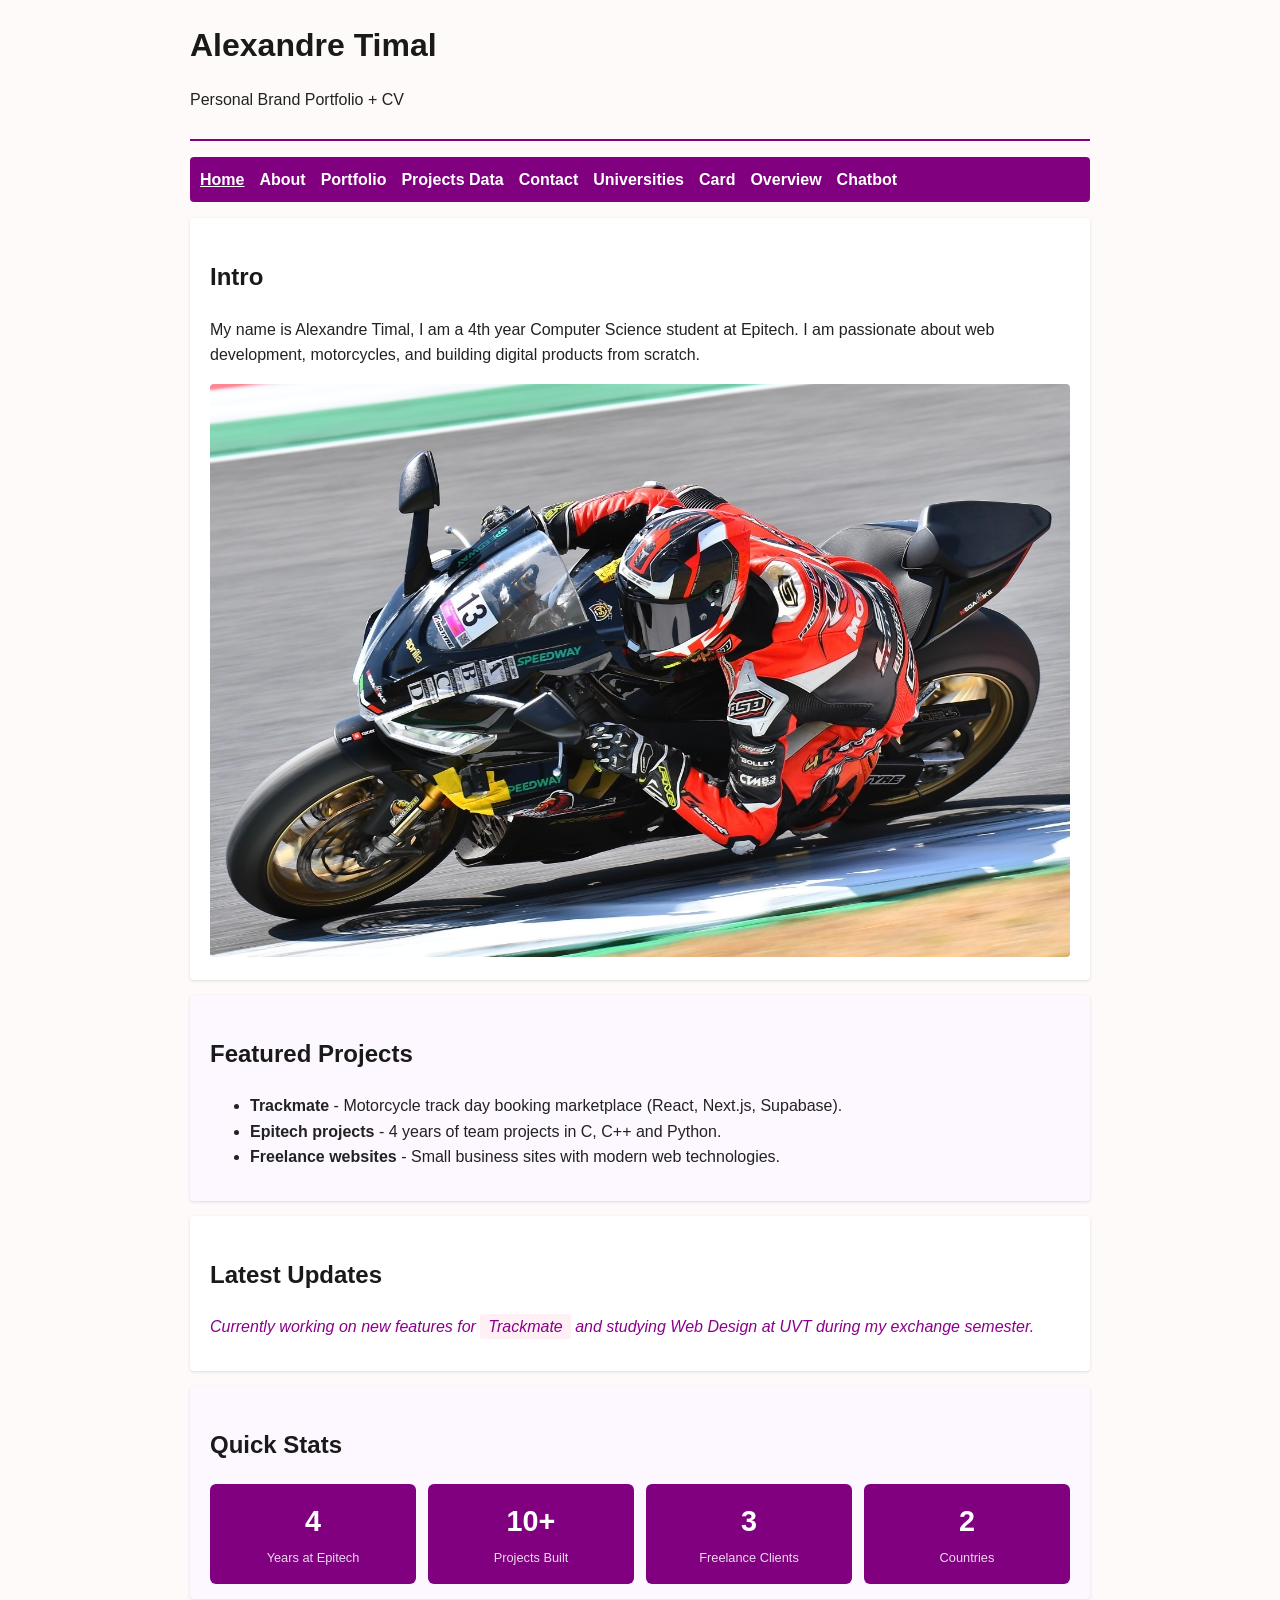
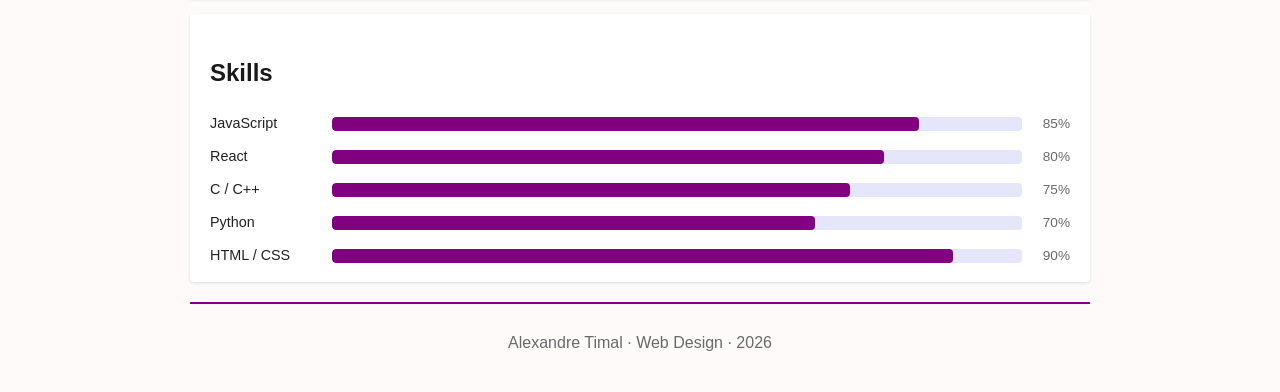
<file: index.html>
<!DOCTYPE html>
<html lang="en">
<head>
  <meta charset="UTF-8">
  <meta name="viewport" content="width=device-width, initial-scale=1">
  <title>Home - Alexandre Timal Portfolio</title>
  <link rel="stylesheet" href="styles.css">
  <link rel="stylesheet" href="portfolio.css">
  <style>
    .highlight {
      background: lavenderblush;
      padding: 4px 8px;
      border-radius: 3px;
    }

    .skills-grid {
      display: flex;
      flex-direction: column;
      gap: 10px;
    }

    .skill-row {
      display: flex;
      align-items: center;
      gap: 12px;
    }

    .skill-name {
      width: 110px;
      font-size: 0.9rem;
      flex-shrink: 0;
    }

    .skill-track {
      flex: 1;
      background: lavender;
      border-radius: 4px;
      height: 14px;
      overflow: hidden;
    }

    .skill-fill {
      height: 100%;
      background: purple;
      border-radius: 4px;
      width: 0;
      transition: width 1s ease;
    }

    .skill-pct {
      width: 36px;
      font-size: 0.85rem;
      color: dimgray;
      text-align: right;
      flex-shrink: 0;
    }

    .stat-cards {
      display: flex;
      gap: 12px;
      flex-wrap: wrap;
      margin-top: 10px;
    }

    .stat-card {
      background: purple;
      color: white;
      border-radius: 6px;
      padding: 14px 20px;
      text-align: center;
      flex: 1;
      min-width: 80px;
    }

    .stat-card .num {
      font-size: 1.8rem;
      font-weight: bold;
      display: block;
    }

    .stat-card .lbl {
      font-size: 0.8rem;
      opacity: 0.85;
    }
  </style>
</head>
<body>
  <a href="#main-content" class="skip-link">Skip to main content</a>

  <header>
    <h1>Alexandre Timal</h1>
    <p>Personal Brand Portfolio + CV</p>
  </header>

  <nav id="main-nav"></nav>
  <script src="nav.js"></script>

  <main id="main-content">
    <section>
      <h2>Intro</h2>
      <p>My name is Alexandre Timal, I am a 4th year Computer Science student at Epitech. I am passionate about web development, motorcycles, and building digital products from scratch.</p>
      <img src="images/banner.jpeg" alt="Pilot on motorcycle">
    </section>

    <section>
      <h2>Featured Projects</h2>
      <ul>
        <li><strong>Trackmate</strong> - Motorcycle track day booking marketplace (React, Next.js, Supabase).</li>
        <li><strong>Epitech projects</strong> - 4 years of team projects in C, C++ and Python.</li>
        <li><strong>Freelance websites</strong> - Small business sites with modern web technologies.</li>
      </ul>
    </section>

    <section>
      <h2>Latest Updates</h2>
      <p style="font-style: italic; color: darkmagenta;">Currently working on new features for <span class="highlight">Trackmate</span> and studying Web Design at UVT during my exchange semester.</p>
    </section>

    <section>
      <h2>Quick Stats</h2>
      <div class="stat-cards">
        <div class="stat-card">
          <span class="num">4</span>
          <span class="lbl">Years at Epitech</span>
        </div>
        <div class="stat-card">
          <span class="num">10+</span>
          <span class="lbl">Projects Built</span>
        </div>
        <div class="stat-card">
          <span class="num">3</span>
          <span class="lbl">Freelance Clients</span>
        </div>
        <div class="stat-card">
          <span class="num">2</span>
          <span class="lbl">Countries</span>
        </div>
      </div>
    </section>

    <section>
      <h2>Skills</h2>
      <div class="skills-grid" id="skills-grid">
        <div class="skill-row">
          <span class="skill-name">JavaScript</span>
          <div class="skill-track"><div class="skill-fill" data-pct="85"></div></div>
          <span class="skill-pct">85%</span>
        </div>
        <div class="skill-row">
          <span class="skill-name">React</span>
          <div class="skill-track"><div class="skill-fill" data-pct="80"></div></div>
          <span class="skill-pct">80%</span>
        </div>
        <div class="skill-row">
          <span class="skill-name">C / C++</span>
          <div class="skill-track"><div class="skill-fill" data-pct="75"></div></div>
          <span class="skill-pct">75%</span>
        </div>
        <div class="skill-row">
          <span class="skill-name">Python</span>
          <div class="skill-track"><div class="skill-fill" data-pct="70"></div></div>
          <span class="skill-pct">70%</span>
        </div>
        <div class="skill-row">
          <span class="skill-name">HTML / CSS</span>
          <div class="skill-track"><div class="skill-fill" data-pct="90"></div></div>
          <span class="skill-pct">90%</span>
        </div>
      </div>
    </section>
  </main>

  <script>
    window.addEventListener('load', function () {
      var fills = document.querySelectorAll('.skill-fill');
      fills.forEach(function (el) {
        el.style.width = el.getAttribute('data-pct') + '%';
      });
    });
  </script>

  <footer>
    <p>Alexandre Timal &middot; Web Design &middot; 2026</p>
  </footer>
</body>
</html>
</file>
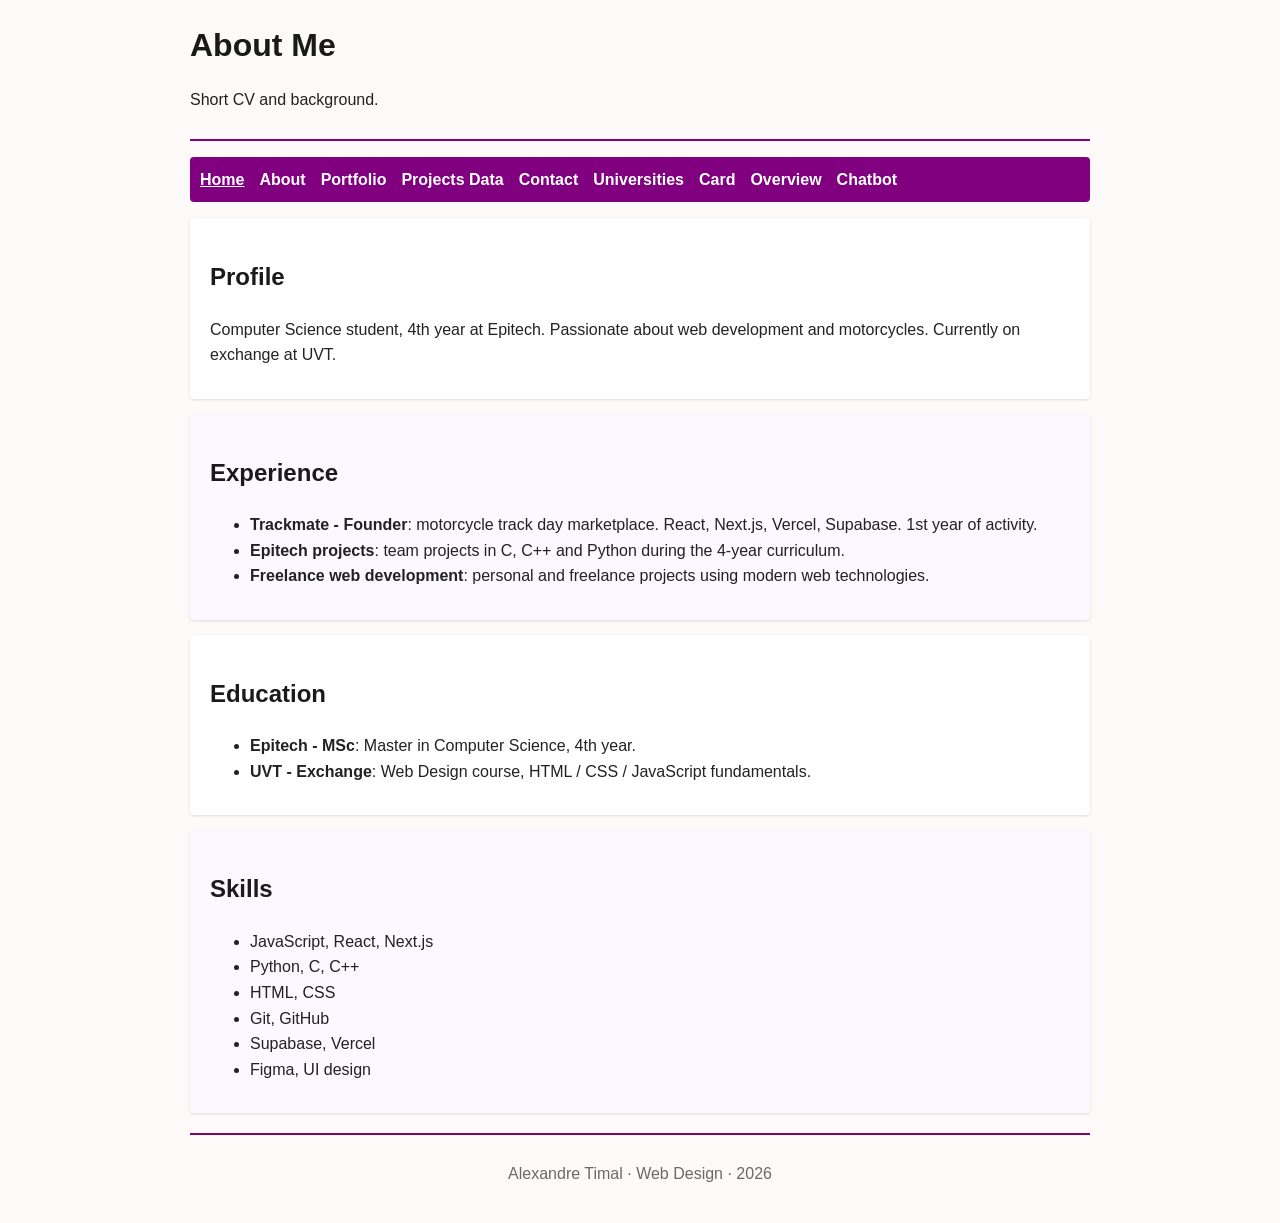
<file: about.html>
<!DOCTYPE html>
<html lang="en">
<head>
  <meta charset="UTF-8">
  <meta name="viewport" content="width=device-width, initial-scale=1">
  <title>About - Alexandre Timal</title>
  <link rel="stylesheet" href="styles.css">
</head>
<body>
  <a href="#main-content" class="skip-link">Skip to main content</a>

  <header>
    <h1>About Me</h1>
    <p>Short CV and background.</p>
  </header>

  <nav id="main-nav"></nav>
  <script src="nav.js"></script>

  <main id="main-content">
    <section>
      <h2>Profile</h2>
      <p>Computer Science student, 4th year at Epitech. Passionate about web development and motorcycles. Currently on exchange at UVT.</p>
    </section>

    <section>
      <h2>Experience</h2>
      <ul>
        <li><strong>Trackmate - Founder</strong>: motorcycle track day marketplace. React, Next.js, Vercel, Supabase. 1st year of activity.</li>
        <li><strong>Epitech projects</strong>: team projects in C, C++ and Python during the 4-year curriculum.</li>
        <li><strong>Freelance web development</strong>: personal and freelance projects using modern web technologies.</li>
      </ul>
    </section>

    <section>
      <h2>Education</h2>
      <ul>
        <li><strong>Epitech - MSc</strong>: Master in Computer Science, 4th year.</li>
        <li><strong>UVT - Exchange</strong>: Web Design course, HTML / CSS / JavaScript fundamentals.</li>
      </ul>
    </section>

    <section>
      <h2>Skills</h2>
      <ul>
        <li>JavaScript, React, Next.js</li>
        <li>Python, C, C++</li>
        <li>HTML, CSS</li>
        <li>Git, GitHub</li>
        <li>Supabase, Vercel</li>
        <li>Figma, UI design</li>
      </ul>
    </section>
  </main>

  <footer>
    <p>Alexandre Timal &middot; Web Design &middot; 2026</p>
  </footer>
</body>
</html>
</file>
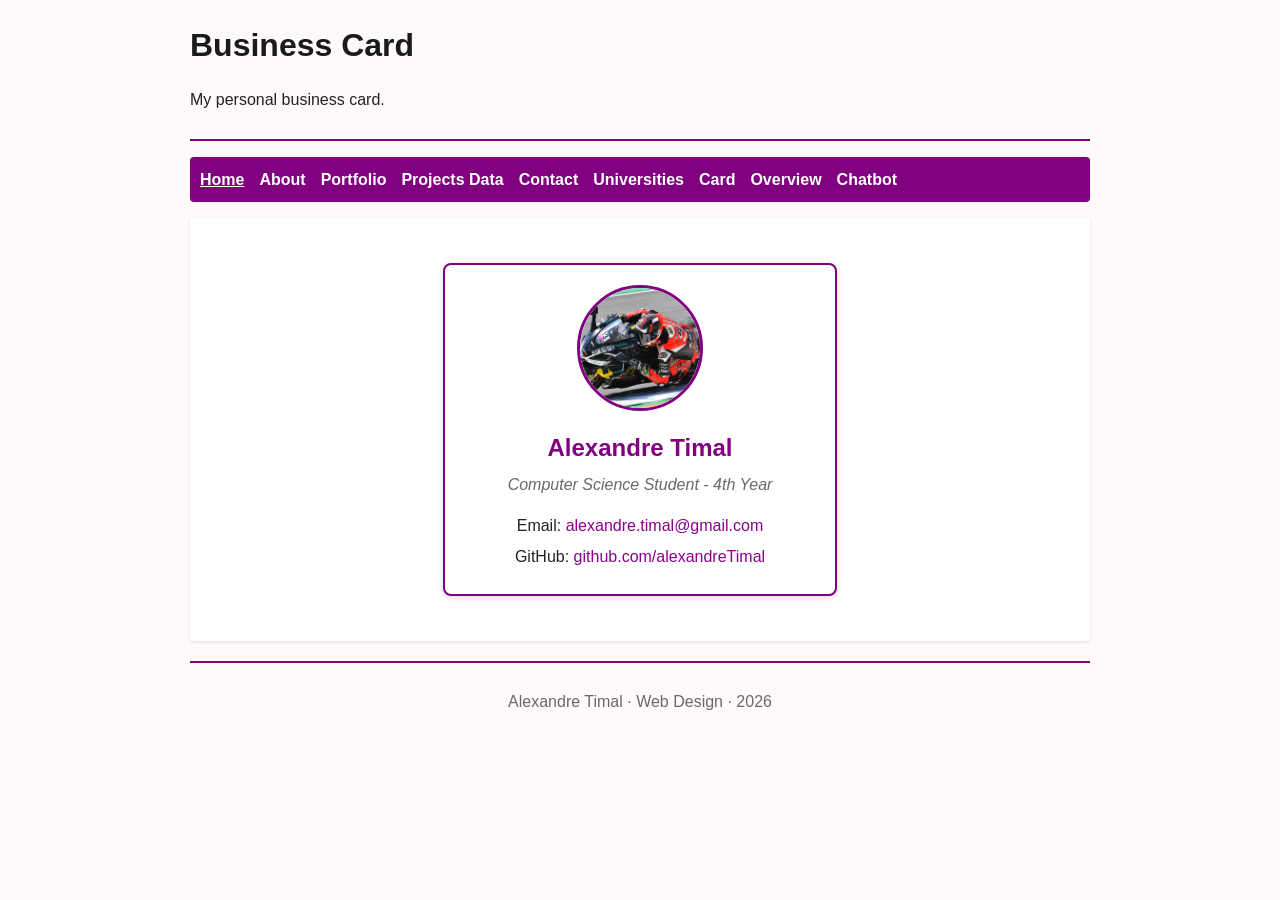
<file: card.html>
<!DOCTYPE html>
<html lang="en">
<head>
  <meta charset="UTF-8">
  <meta name="viewport" content="width=device-width, initial-scale=1">
  <title>Business Card - Alexandre Timal</title>
  <link rel="stylesheet" href="styles.css">
  <link rel="stylesheet" href="card.css">
</head>
<body>
  <a href="#main-content" class="skip-link">Skip to main content</a>

  <header>
    <h1>Business Card</h1>
    <p>My personal business card.</p>
  </header>

  <nav id="main-nav"></nav>
  <script src="nav.js"></script>

  <main id="main-content">
    <section>
      <div id="business-card" class="card">
        <img class="card-photo" src="images/banner.jpeg" alt="Profile photo">
        <h2 class="card-name">Alexandre Timal</h2>
        <p class="card-role">Computer Science Student - 4th Year</p>
        <p class="card-link">
          Email: <a href="mailto:alexandre.timal@gmail.com">alexandre.timal@gmail.com</a>
        </p>
        <p class="card-link">
          GitHub: <a href="https://github.com/alexandreTimal" target="_blank">github.com/alexandreTimal</a>
        </p>
      </div>
    </section>
  </main>

  <footer>
    <p>Alexandre Timal &middot; Web Design &middot; 2026</p>
  </footer>
</body>
</html>
</file>
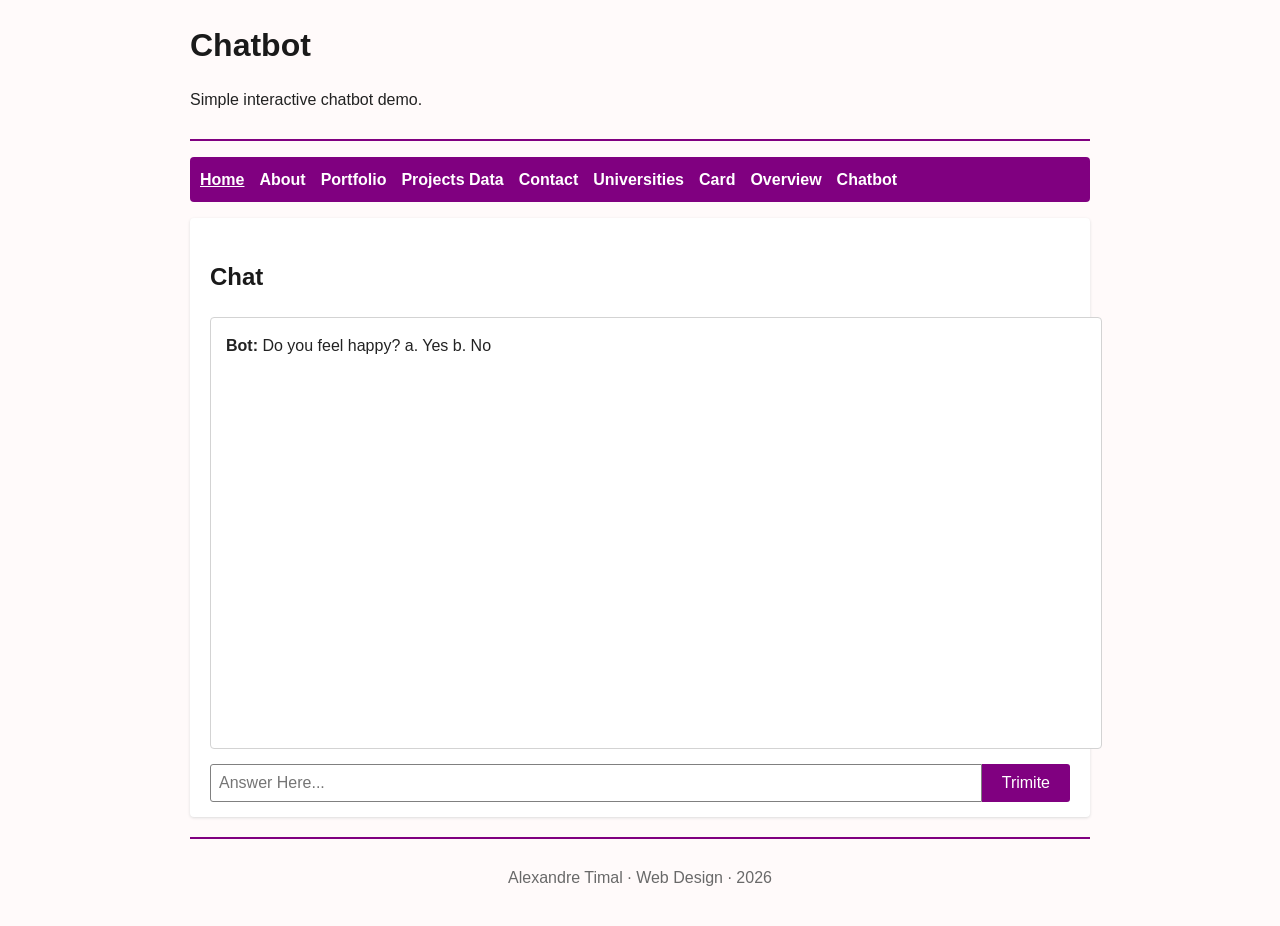
<file: chatbot.html>
<!DOCTYPE html>
<html lang="en">
<head>
  <meta charset="UTF-8">
  <meta name="viewport" content="width=device-width, initial-scale=1">
  <title>Chatbot - Alexandre Timal</title>
  <link rel="stylesheet" href="styles.css">
  <link rel="stylesheet" href="chatbot.css">
</head>
<body>
  <a href="#main-content" class="skip-link">Skip to main content</a>

  <header>
    <h1>Chatbot</h1>
    <p>Simple interactive chatbot demo.</p>
  </header>

  <nav id="main-nav"></nav>
  <script src="nav.js"></script>

  <main id="main-content">
    <section>
      <h2>Chat</h2>
      <div class="chat-container" id="chat-container"></div>
      <form id="chat-form">
        <input type="text" id="user-input" placeholder="Answer Here...">
        <button type="submit">Trimite</button>
      </form>
    </section>
  </main>

  <footer>
    <p>Alexandre Timal &middot; Web Design &middot; 2026</p>
  </footer>

  <script src="chatbot.js"></script>
</body>
</html>
</file>
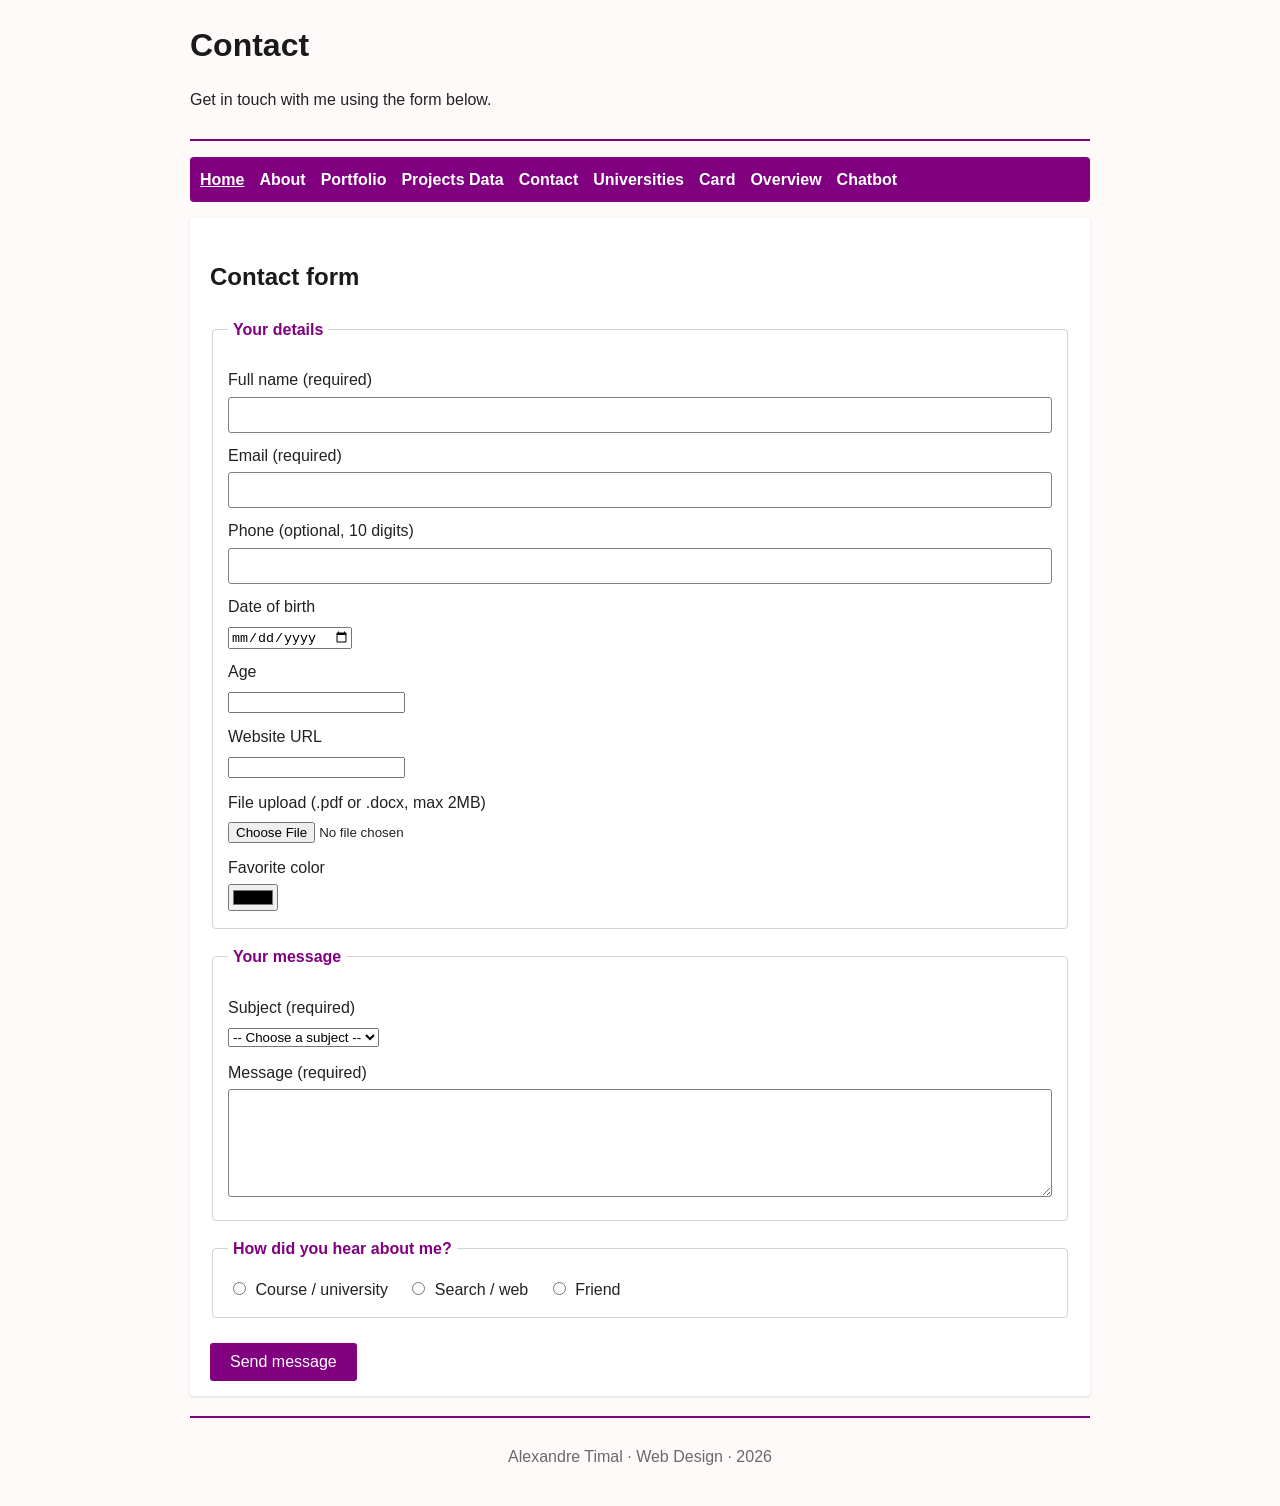
<file: contact.html>
<!DOCTYPE html>
<html lang="en">
<head>
  <meta charset="UTF-8">
  <meta name="viewport" content="width=device-width, initial-scale=1">
  <title>Contact - Alexandre Timal</title>
  <link rel="stylesheet" href="styles.css">
</head>
<body>
  <a href="#main-content" class="skip-link">Skip to main content</a>

  <header>
    <h1>Contact</h1>
    <p>Get in touch with me using the form below.</p>
  </header>

  <nav id="main-nav"></nav>
  <script src="nav.js"></script>

  <main id="main-content">
    <section>
      <h2>Contact form</h2>
      <form id="contactForm" method="post" action="#" aria-label="Contact form">
        <fieldset>
          <legend>Your details</legend>

          <label for="fullname">Full name (required)</label>
          <input type="text" id="fullname" name="fullname">

          <label for="email">Email (required)</label>
          <input type="email" id="email" name="email">

          <label for="phone">Phone (optional, 10 digits)</label>
          <input type="text" id="phone" name="phone">

          <label for="dob">Date of birth</label>
          <input type="date" id="dob" name="dob">

          <label for="age">Age</label>
          <input type="number" id="age" name="age">

          <label for="website">Website URL</label>
          <input type="url" id="website" name="website">

          <label for="fileUpload">File upload (.pdf or .docx, max 2MB)</label>
          <input type="file" id="fileUpload" name="fileUpload">

          <label for="favColor">Favorite color</label>
          <input type="color" id="favColor" name="favColor">
        </fieldset>

        <fieldset>
          <legend>Your message</legend>

          <label for="subject">Subject (required)</label>
          <select id="subject" name="subject">
            <option value="">-- Choose a subject --</option>
            <option value="general">General question</option>
            <option value="project">Project collaboration</option>
            <option value="other">Other</option>
          </select>

          <label for="message">Message (required)</label>
          <textarea id="message" name="message" rows="5"></textarea>
        </fieldset>

        <fieldset>
          <legend>How did you hear about me?</legend>

          <input type="radio" id="hear-course" name="hear" value="course">
          <label for="hear-course">Course / university</label>

          <input type="radio" id="hear-search" name="hear" value="search">
          <label for="hear-search">Search / web</label>

          <input type="radio" id="hear-friend" name="hear" value="friend">
          <label for="hear-friend">Friend</label>
        </fieldset>

        <button type="submit">Send message</button>
      </form>
    </section>
  </main>

  <footer>
    <p>Alexandre Timal &middot; Web Design &middot; 2026</p>
  </footer>

  <script src="contact.js"></script>
</body>
</html>
</file>
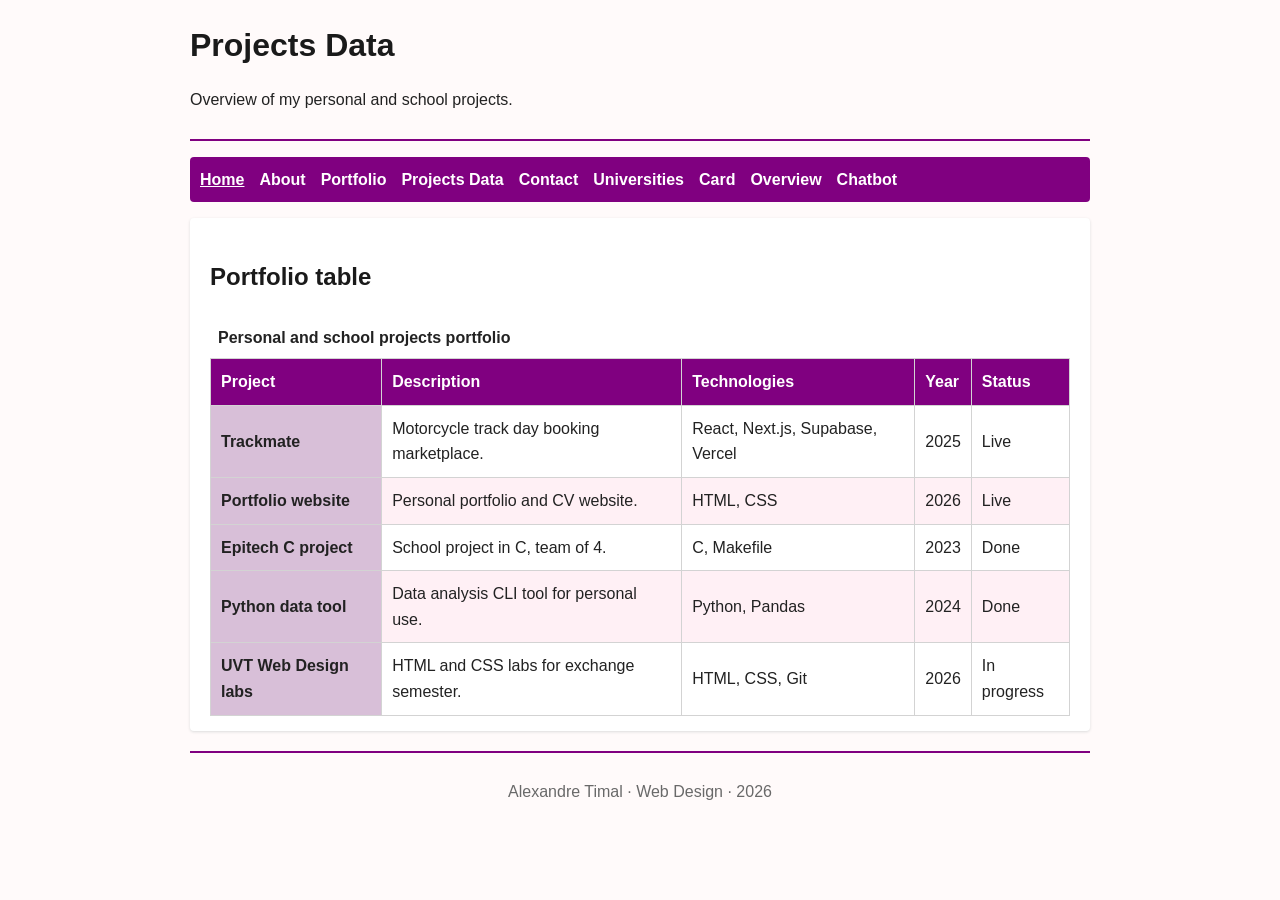
<file: data.html>
<!DOCTYPE html>
<html lang="en">
<head>
  <meta charset="UTF-8">
  <meta name="viewport" content="width=device-width, initial-scale=1">
  <title>Projects Data - Alexandre Timal</title>
  <link rel="stylesheet" href="styles.css">
</head>
<body>
  <a href="#main-content" class="skip-link">Skip to main content</a>

  <header>
    <h1>Projects Data</h1>
    <p>Overview of my personal and school projects.</p>
  </header>

  <nav id="main-nav"></nav>
  <script src="nav.js"></script>

  <main id="main-content">
    <section>
      <h2>Portfolio table</h2>
      <table class="data-table">
        <caption>Personal and school projects portfolio</caption>
        <thead>
          <tr>
            <th scope="col">Project</th>
            <th scope="col">Description</th>
            <th scope="col">Technologies</th>
            <th scope="col">Year</th>
            <th scope="col">Status</th>
          </tr>
        </thead>
        <tbody>
          <tr>
            <th scope="row">Trackmate</th>
            <td>Motorcycle track day booking marketplace.</td>
            <td>React, Next.js, Supabase, Vercel</td>
            <td>2025</td>
            <td>Live</td>
          </tr>
          <tr>
            <th scope="row">Portfolio website</th>
            <td>Personal portfolio and CV website.</td>
            <td>HTML, CSS</td>
            <td>2026</td>
            <td>Live</td>
          </tr>
          <tr>
            <th scope="row">Epitech C project</th>
            <td>School project in C, team of 4.</td>
            <td>C, Makefile</td>
            <td>2023</td>
            <td>Done</td>
          </tr>
          <tr>
            <th scope="row">Python data tool</th>
            <td>Data analysis CLI tool for personal use.</td>
            <td>Python, Pandas</td>
            <td>2024</td>
            <td>Done</td>
          </tr>
          <tr>
            <th scope="row">UVT Web Design labs</th>
            <td>HTML and CSS labs for exchange semester.</td>
            <td>HTML, CSS, Git</td>
            <td>2026</td>
            <td>In progress</td>
          </tr>
        </tbody>
      </table>
    </section>
  </main>

  <footer>
    <p>Alexandre Timal &middot; Web Design &middot; 2026</p>
  </footer>
</body>
</html>
</file>
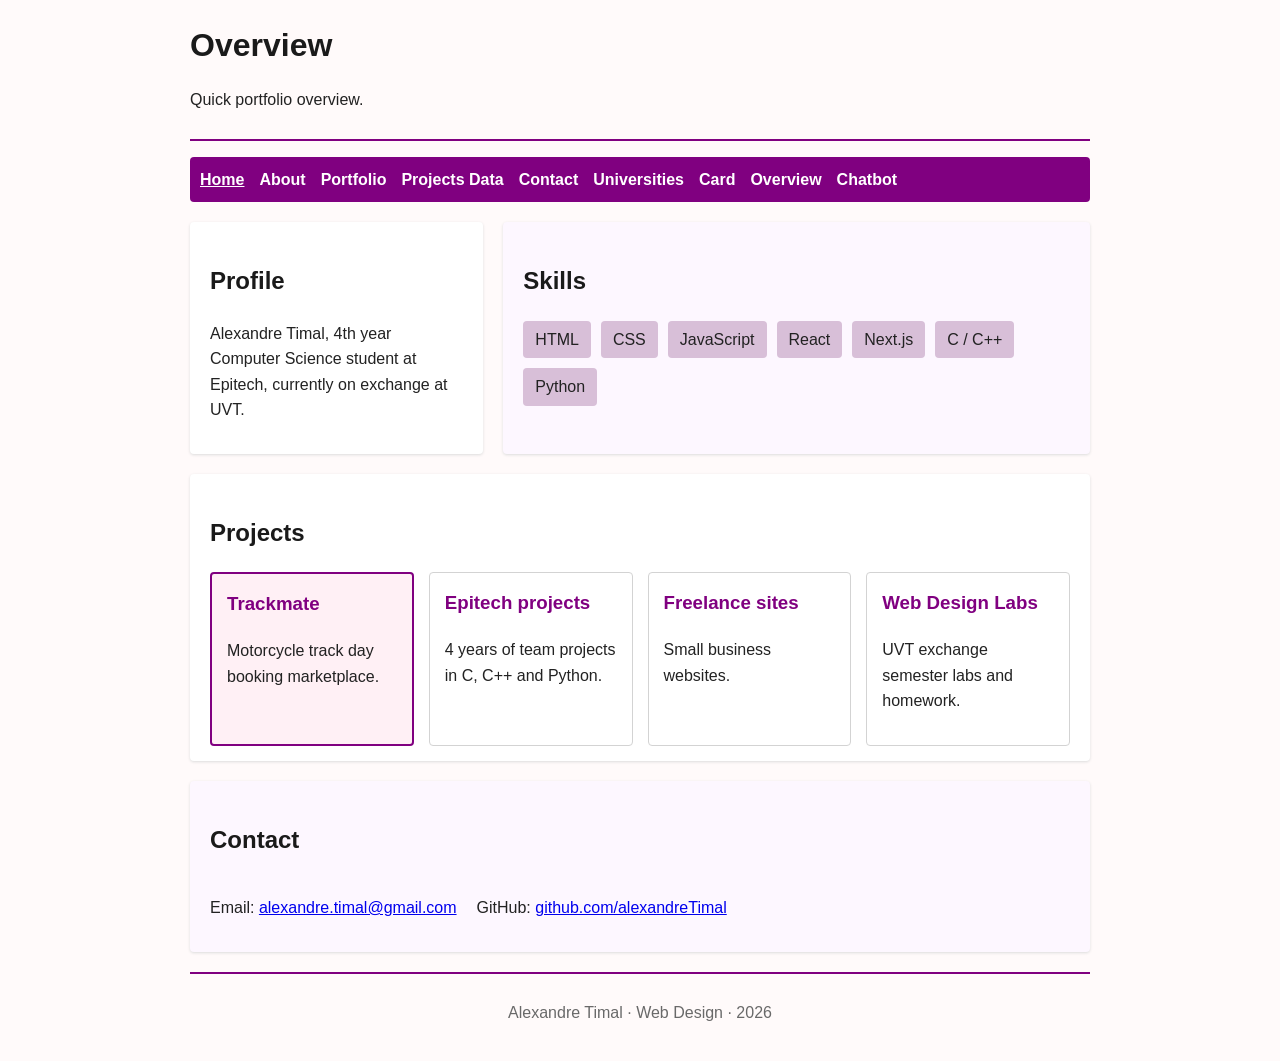
<file: overview.html>
<!DOCTYPE html>
<html lang="en">
<head>
  <meta charset="UTF-8">
  <meta name="viewport" content="width=device-width, initial-scale=1">
  <title>Overview - Alexandre Timal</title>
  <link rel="stylesheet" href="styles.css">
  <style>
    .overview-grid {
      display: grid;
      grid-template-columns: 1fr;
      gap: 20px;
      margin-top: 20px;
    }

    .overview-grid section {
      margin: 0;
    }

    .skills-list {
      display: flex;
      flex-wrap: wrap;
      gap: 10px;
      list-style: none;
      padding: 0;
    }

    .skills-list li {
      background: thistle;
      padding: 6px 12px;
      border-radius: 4px;
    }

    .cards {
      display: grid;
      grid-template-columns: 1fr;
      gap: 15px;
    }

    .project-card {
      border: 1px solid lightgray;
      border-radius: 4px;
      padding: 15px;
      background: white;
    }

    .project-card h3 {
      margin-top: 0;
      color: purple;
    }

    .project-card.featured {
      background: lavenderblush;
      border-color: purple;
      border-width: 2px;
    }

    .contact-flex {
      display: flex;
      flex-wrap: wrap;
      gap: 20px;
    }

    @media (min-width: 700px) {
      .overview-grid {
        grid-template-columns: 1fr 2fr;
      }

      .overview-grid .full {
        grid-column: 1 / -1;
      }

      .cards {
        grid-template-columns: repeat(2, 1fr);
      }
    }

    @media (min-width: 1000px) {
      .cards {
        grid-template-columns: repeat(4, 1fr);
      }
    }
  </style>
</head>
<body>
  <a href="#main-content" class="skip-link">Skip to main content</a>

  <header>
    <h1>Overview</h1>
    <p>Quick portfolio overview.</p>
  </header>

  <nav id="main-nav"></nav>
  <script src="nav.js"></script>

  <main id="main-content">
    <div class="overview-grid">
      <section>
        <h2>Profile</h2>
        <p>Alexandre Timal, 4th year Computer Science student at Epitech, currently on exchange at UVT.</p>
      </section>

      <section>
        <h2>Skills</h2>
        <ul class="skills-list">
          <li>HTML</li>
          <li>CSS</li>
          <li>JavaScript</li>
          <li>React</li>
          <li>Next.js</li>
          <li>C / C++</li>
          <li>Python</li>
        </ul>
      </section>

      <section class="full">
        <h2>Projects</h2>
        <div class="cards">
          <article class="project-card featured">
            <h3>Trackmate</h3>
            <p>Motorcycle track day booking marketplace.</p>
          </article>
          <article class="project-card">
            <h3>Epitech projects</h3>
            <p>4 years of team projects in C, C++ and Python.</p>
          </article>
          <article class="project-card">
            <h3>Freelance sites</h3>
            <p>Small business websites.</p>
          </article>
          <article class="project-card">
            <h3>Web Design Labs</h3>
            <p>UVT exchange semester labs and homework.</p>
          </article>
        </div>
      </section>

      <section class="full">
        <h2>Contact</h2>
        <div class="contact-flex">
          <p>Email: <a href="mailto:alexandre.timal@gmail.com">alexandre.timal@gmail.com</a></p>
          <p>GitHub: <a href="https://github.com/alexandreTimal">github.com/alexandreTimal</a></p>
        </div>
      </section>
    </div>
  </main>

  <footer>
    <p>Alexandre Timal &middot; Web Design &middot; 2026</p>
  </footer>
</body>
</html>
</file>
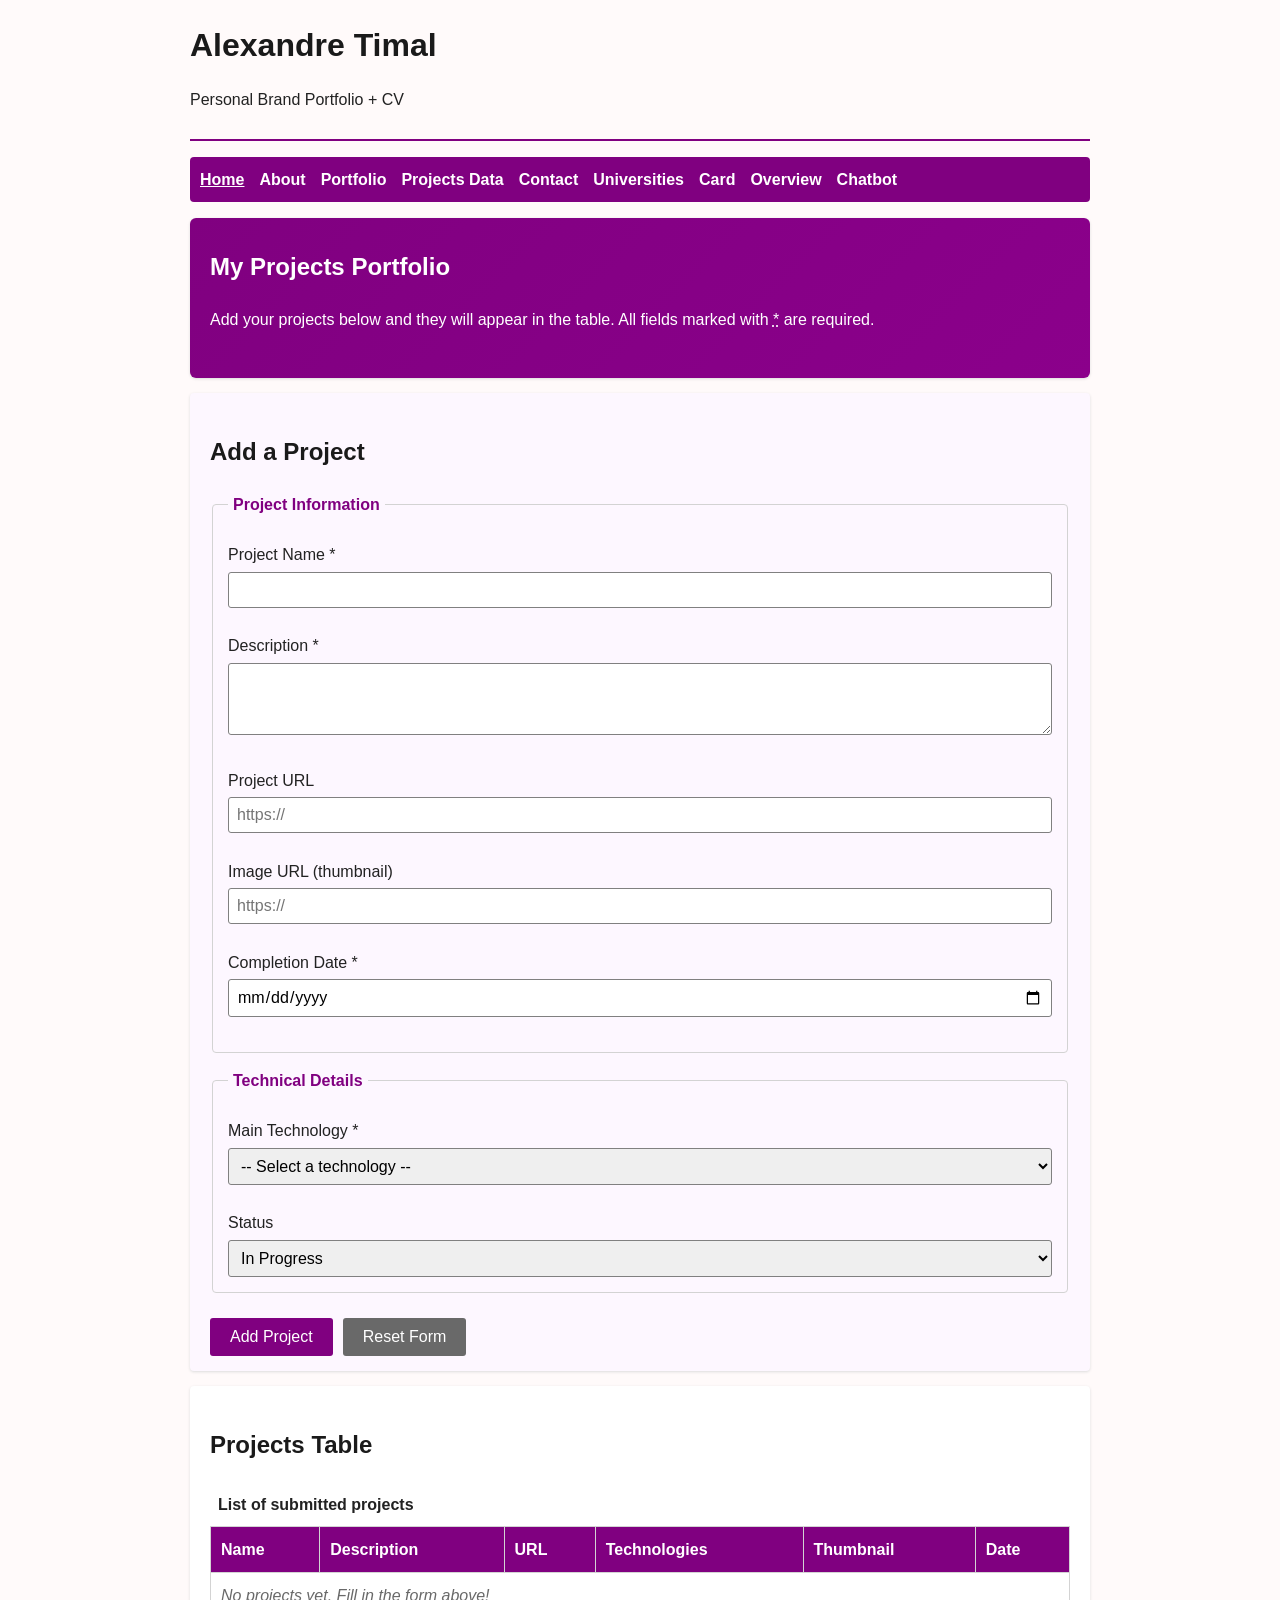
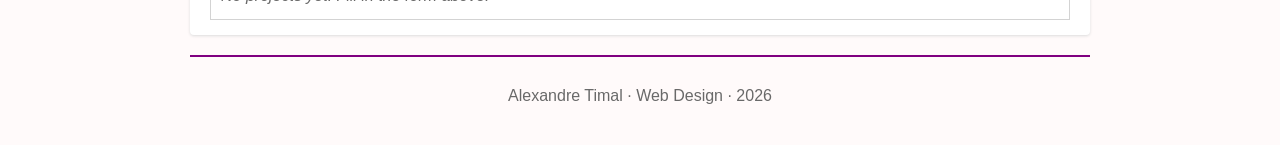
<file: portfolio.html>
<!DOCTYPE html>
<html lang="en">
<head>
  <meta charset="UTF-8">
  <meta name="viewport" content="width=device-width, initial-scale=1">
  <title>Portfolio - Alexandre Timal</title>
  <link rel="stylesheet" href="styles.css">
  <link rel="stylesheet" href="portfolio.css">
</head>
<body>
  <a href="#main-content" class="skip-link">Skip to main content</a>

  <header>
    <h1>Alexandre Timal</h1>
    <p>Personal Brand Portfolio + CV</p>
  </header>

  <nav id="main-nav"></nav>
  <script src="nav.js"></script>

  <main id="main-content">
    <section class="hero-section">
      <h2>My Projects Portfolio</h2>
      <p>Add your projects below and they will appear in the table. All fields marked with <abbr title="required">*</abbr> are required.</p>
    </section>

    <section>
      <h2>Add a Project</h2>
      <form id="project-form" novalidate>
        <fieldset>
          <legend>Project Information</legend>

          <label for="proj-name">Project Name *</label>
          <input type="text" id="proj-name" name="proj-name"
                 aria-describedby="proj-name-error" autocomplete="off">
          <span class="error-msg" id="proj-name-error" role="alert"></span>

          <label for="proj-desc">Description *</label>
          <textarea id="proj-desc" name="proj-desc" rows="3"
                    aria-describedby="proj-desc-error"></textarea>
          <span class="error-msg" id="proj-desc-error" role="alert"></span>

          <label for="proj-url">Project URL</label>
          <input type="url" id="proj-url" name="proj-url" placeholder="https://"
                 aria-describedby="proj-url-error">
          <span class="error-msg" id="proj-url-error" role="alert"></span>

          <label for="proj-image">Image URL (thumbnail)</label>
          <input type="url" id="proj-image" name="proj-image" placeholder="https://"
                 aria-describedby="proj-image-error">
          <span class="error-msg" id="proj-image-error" role="alert"></span>

          <label for="proj-date">Completion Date *</label>
          <input type="date" id="proj-date" name="proj-date"
                 aria-describedby="proj-date-error">
          <span class="error-msg" id="proj-date-error" role="alert"></span>
        </fieldset>

        <fieldset>
          <legend>Technical Details</legend>

          <label for="proj-tech">Main Technology *</label>
          <select id="proj-tech" name="proj-tech" aria-describedby="proj-tech-error">
            <option value="">-- Select a technology --</option>
            <option value="HTML/CSS">HTML / CSS</option>
            <option value="JavaScript">JavaScript</option>
            <option value="React">React</option>
            <option value="Node.js">Node.js</option>
            <option value="Python">Python</option>
            <option value="C/C++">C / C++</option>
            <option value="Other">Other</option>
          </select>
          <span class="error-msg" id="proj-tech-error" role="alert"></span>

          <label for="proj-status">Status</label>
          <select id="proj-status" name="proj-status">
            <option value="In Progress">In Progress</option>
            <option value="Completed">Completed</option>
            <option value="On Hold">On Hold</option>
          </select>
        </fieldset>

        <div class="form-buttons">
          <button type="submit">Add Project</button>
          <button type="reset">Reset Form</button>
        </div>
      </form>
    </section>

    <section>
      <h2>Projects Table</h2>
      <div class="table-wrapper">
        <table class="data-table" id="projects-table">
          <caption>List of submitted projects</caption>
          <thead>
            <tr>
              <th scope="col">Name</th>
              <th scope="col">Description</th>
              <th scope="col">URL</th>
              <th scope="col">Technologies</th>
              <th scope="col">Thumbnail</th>
              <th scope="col">Date</th>
            </tr>
          </thead>
          <tbody id="projects-tbody">
            <tr id="empty-row">
              <td colspan="6" class="empty-msg">No projects yet. Fill in the form above!</td>
            </tr>
          </tbody>
        </table>
      </div>
    </section>
  </main>

  <footer>
    <p>Alexandre Timal &middot; Web Design &middot; 2026</p>
  </footer>

  <script src="portfolio.js"></script>
</body>
</html>
</file>
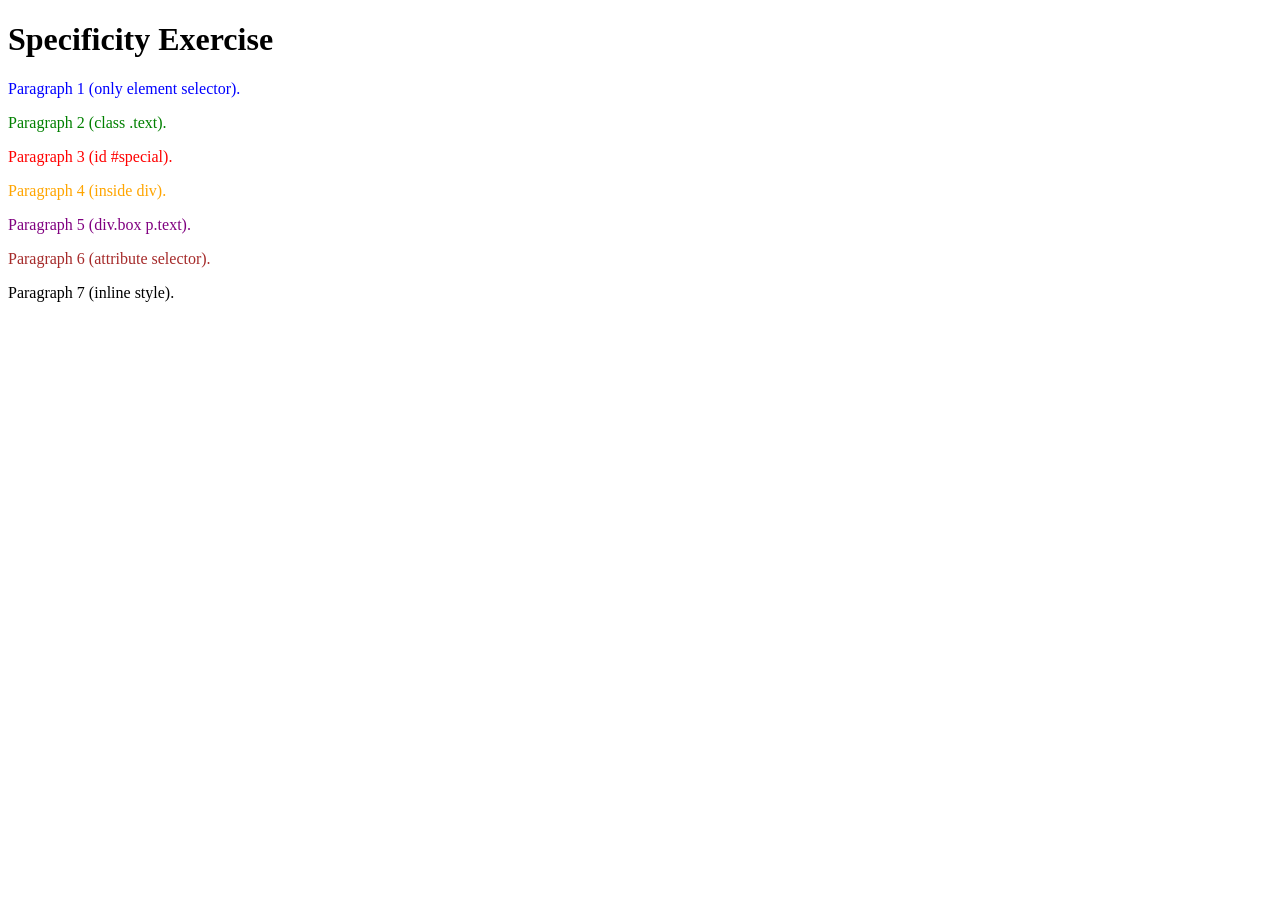
<file: specificity.html>
<!DOCTYPE html>
<html lang="en">
<head>
  <meta charset="UTF-8">
  <title>Specificity Exercise</title>
  <style>
    p { color: blue; }
    .text { color: green; }
    #special { color: red; }
    div p { color: orange; }
    div.box p.text { color: purple; }
    p[data-info] { color: brown; }
  </style>
</head>
<body>
  <h1>Specificity Exercise</h1>

  <p>Paragraph 1 (only element selector).</p>

  <p class="text">Paragraph 2 (class .text).</p>

  <p id="special">Paragraph 3 (id #special).</p>

  <div>
    <p>Paragraph 4 (inside div).</p>
  </div>

  <div class="box">
    <p class="text">Paragraph 5 (div.box p.text).</p>
  </div>

  <p data-info="yes">Paragraph 6 (attribute selector).</p>

  <p style="color: black;">Paragraph 7 (inline style).</p>
</body>
</html>
</file>
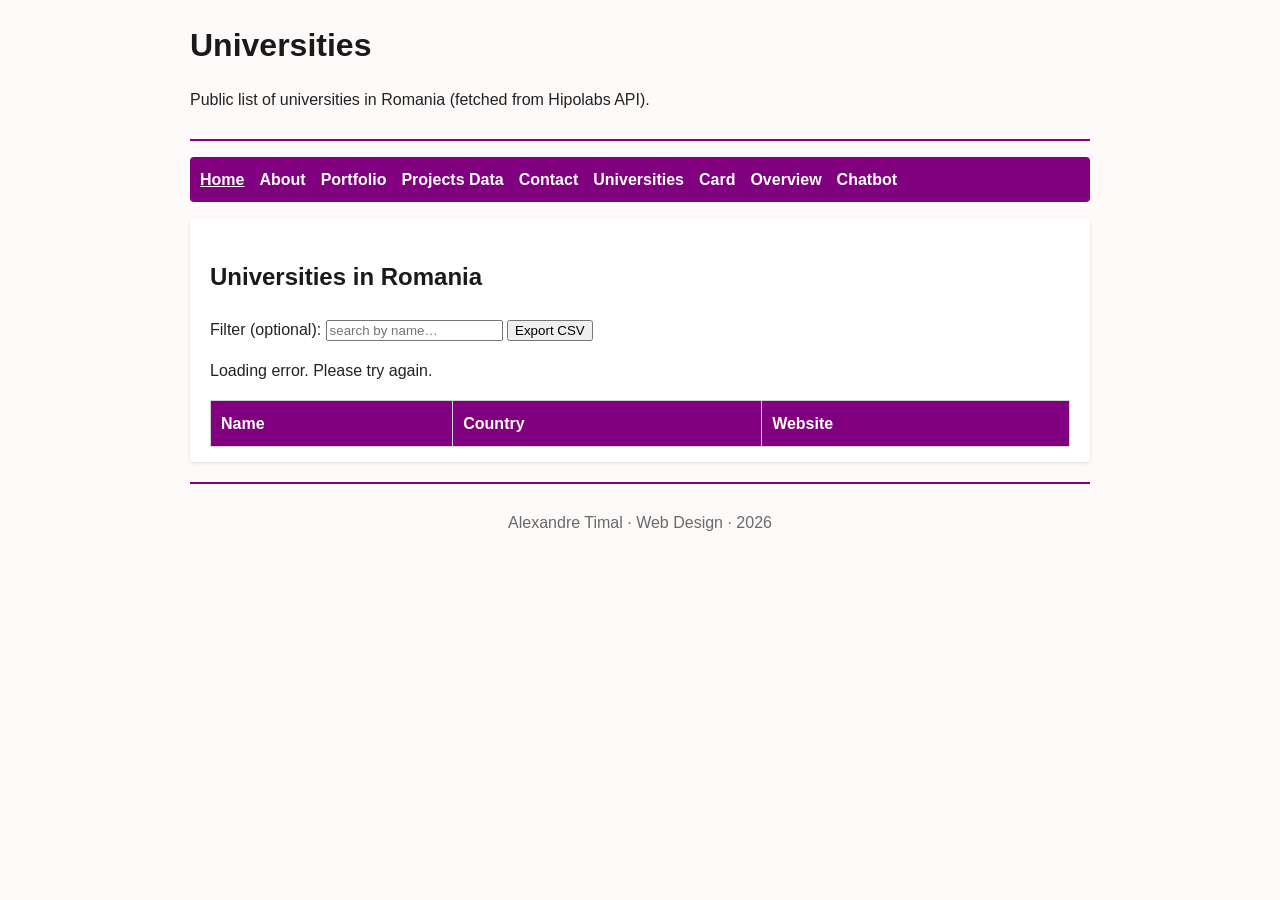
<file: universities.html>
<!DOCTYPE html>
<html lang="en">
<head>
  <meta charset="UTF-8">
  <meta name="viewport" content="width=device-width, initial-scale=1">
  <title>Universities - Alexandre Timal</title>
  <link rel="stylesheet" href="styles.css">
</head>
<body>
  <a href="#main-content" class="skip-link">Skip to main content</a>

  <header>
    <h1>Universities</h1>
    <p>Public list of universities in Romania (fetched from Hipolabs API).</p>
  </header>

  <nav id="main-nav"></nav>
  <script src="nav.js"></script>

  <main id="main-content">
    <section>
      <h2>Universities in Romania</h2>

      <label for="q">Filter (optional):</label>
      <input type="text" id="q" placeholder="search by name…">

      <button id="exportCsv">Export CSV</button>

      <p id="status"></p>

      <table class="data-table">
        <thead>
          <tr>
            <th>Name</th>
            <th>Country</th>
            <th>Website</th>
          </tr>
        </thead>
        <tbody id="tbody"></tbody>
      </table>
    </section>
  </main>

  <footer>
    <p>Alexandre Timal &middot; Web Design &middot; 2026</p>
  </footer>

  <script src="universities.js"></script>
</body>
</html>
</file>
<file: styles.css>
body {
  font-family: Arial, Helvetica, sans-serif;
  line-height: 1.6;
  color: #222;
  background: snow;
  max-width: 900px;
  margin: 0 auto;
  padding: 20px;
  font-size: 16px;
}

main section:nth-child(odd) {
  background: white;
}

main section:nth-child(even) {
  background: #fdf7ff;
}

nav ul li:nth-child(1) a {
  text-decoration: underline;
}

.skip-link {
  position: absolute;
  left: -999px;
  top: 0;
  background: purple;
  color: white;
  padding: 8px 12px;
}
.skip-link:focus {
  left: 10px;
}

header {
  border-bottom: 2px solid purple;
  margin-bottom: 15px;
  padding-bottom: 10px;
}

h1 {
  color: #1a1a1a;
  margin: 0 0 5px 0;
}

h2 {
  color: #1a1a1a;
  margin-top: 25px;
}

nav ul {
  list-style: none;
  padding: 0;
  display: flex;
  gap: 15px;
  background: purple;
  padding: 10px;
  border-radius: 4px;
}

nav a {
  color: white;
  text-decoration: none;
  font-weight: bold;
}

nav a:hover,
nav a:focus {
  text-decoration: underline;
}

main section {
  background: white;
  padding: 15px 20px;
  margin-bottom: 15px;
  border-radius: 4px;
  box-shadow: 0 1px 3px gainsboro;
}

main img {
  max-width: 100%;
  height: auto;
  border-radius: 4px;
}

.data-table {
  border-collapse: collapse;
  width: 100%;
}

.data-table caption {
  caption-side: top;
  font-weight: bold;
  padding: 8px;
  text-align: left;
}

.data-table th,
.data-table td {
  border: 1px solid lightgray;
  padding: 10px;
  text-align: left;
}

.data-table thead th {
  background: purple;
  color: white;
}

.data-table tbody th {
  background: thistle;
}

.data-table tbody tr:nth-child(even) td {
  background: lavenderblush;
}

form fieldset {
  border: 1px solid lightgray;
  padding: 15px;
  margin-bottom: 15px;
  border-radius: 4px;
}

form legend {
  font-weight: bold;
  color: purple;
  padding: 0 5px;
}

form label {
  display: block;
  margin-top: 10px;
  margin-bottom: 4px;
}

form input[type="text"],
form input[type="email"],
form textarea {
  width: 100%;
  padding: 8px;
  border: 1px solid gray;
  border-radius: 3px;
  font-family: inherit;
  font-size: 1rem;
  box-sizing: border-box;
}

form input[type="radio"] {
  margin-right: 5px;
}

form input[type="radio"] + label {
  display: inline;
  margin-right: 15px;
}

form button {
  background: purple;
  color: white;
  border: none;
  padding: 10px 20px;
  font-size: 1rem;
  cursor: pointer;
  border-radius: 3px;
  margin-top: 10px;
}

form button:hover,
form button:focus {
  background: darkmagenta;
}

footer {
  border-top: 2px solid purple;
  margin-top: 20px;
  padding-top: 10px;
  text-align: center;
  color: dimgray;
}
</file>
<file: portfolio.css>
form input[type="url"],
form input[type="date"],
form select {
  width: 100%;
  padding: 8px;
  border: 1px solid gray;
  border-radius: 3px;
  font-family: inherit;
  font-size: 1rem;
  box-sizing: border-box;
}

form input[aria-invalid="true"],
form textarea[aria-invalid="true"],
form select[aria-invalid="true"] {
  border-color: crimson;
  outline-color: crimson;
}

.error-msg {
  color: crimson;
  font-size: 0.875rem;
  display: block;
  min-height: 1.1em;
  margin-bottom: 4px;
}

.form-buttons {
  display: flex;
  gap: 10px;
  margin-top: 10px;
}

form button[type="reset"] {
  background: dimgray;
}

form button[type="reset"]:hover,
form button[type="reset"]:focus {
  background: gray;
}

.table-wrapper {
  overflow-x: auto;
}

.empty-msg {
  text-align: center;
  color: dimgray;
  font-style: italic;
  padding: 20px;
}

.thumb {
  object-fit: cover;
  border-radius: 3px;
  display: block;
}

main section.hero-section {
  background: linear-gradient(135deg, purple 0%, darkmagenta 100%);
  color: white;
  border-radius: 6px;
  padding: 30px 20px;
}

main section.hero-section h2 {
  color: white;
  margin-top: 0;
}

@media (max-width: 600px) {
  nav ul {
    flex-wrap: wrap;
    gap: 6px;
  }

  .form-buttons {
    flex-direction: column;
  }

  .form-buttons button {
    width: 100%;
  }
}
</file>
<file: card.css>
.card {
  max-width: 350px;
  margin: 30px auto;
  padding: 20px;
  border: 2px solid purple;
  border-radius: 8px;
  background: white;
  text-align: center;
  box-shadow: 0 2px 6px gainsboro;
}

#business-card {
  font-family: Arial, Helvetica, sans-serif;
}

.card-photo {
  width: 120px;
  height: 120px;
  border-radius: 50%;
  object-fit: cover;
  border: 3px solid purple;
}

.card-name {
  color: purple;
  margin: 10px 0 5px 0;
}

.card-role {
  color: dimgray;
  font-style: italic;
  margin: 0 0 15px 0;
}

.card-link {
  margin: 5px 0;
}

.card-link a {
  color: darkmagenta;
  text-decoration: none;
}

.card-link a:hover {
  text-decoration: underline;
}
</file>
<file: chatbot.css>
.chat-container {
    width: 100%;
    height: 400px;
    padding: 15px;
    background: white;
    border: 1px solid lightgray;
    border-radius: 4px;
    margin-bottom: 15px;
    overflow-y: auto;
}

.message {
    margin-bottom: 10px;
}

#chat-form {
    display: flex;
}

#user-input {
    flex: 1;
    padding: 8px;
    border: 1px solid gray;
    border-radius: 3px 0 0 3px;
    font-family: inherit;
    font-size: 1rem;
}

#chat-form button {
    background: purple;
    color: white;
    border: none;
    padding: 10px 20px;
    font-size: 1rem;
    cursor: pointer;
    border-radius: 0 3px 3px 0;
    margin-top: 0;
}

#chat-form button:hover,
#chat-form button:focus {
    background: darkmagenta;
}
</file>
